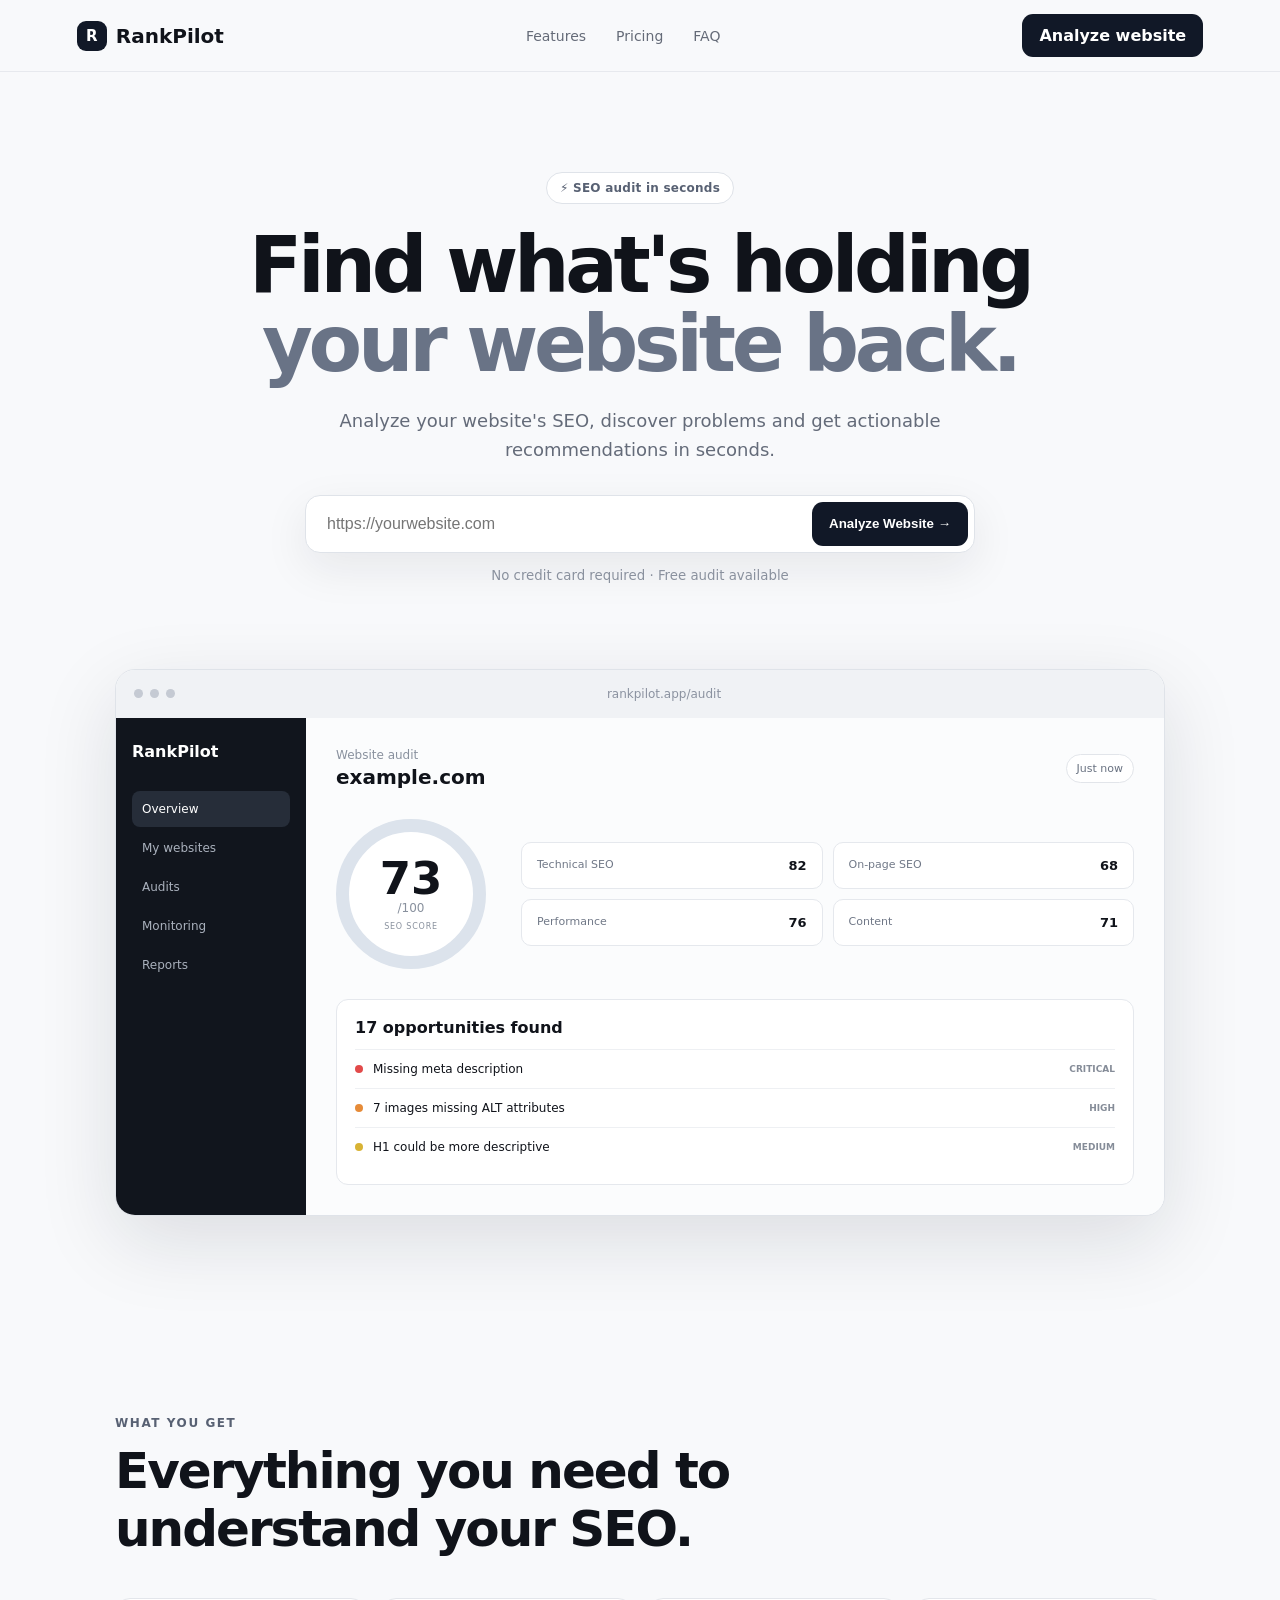
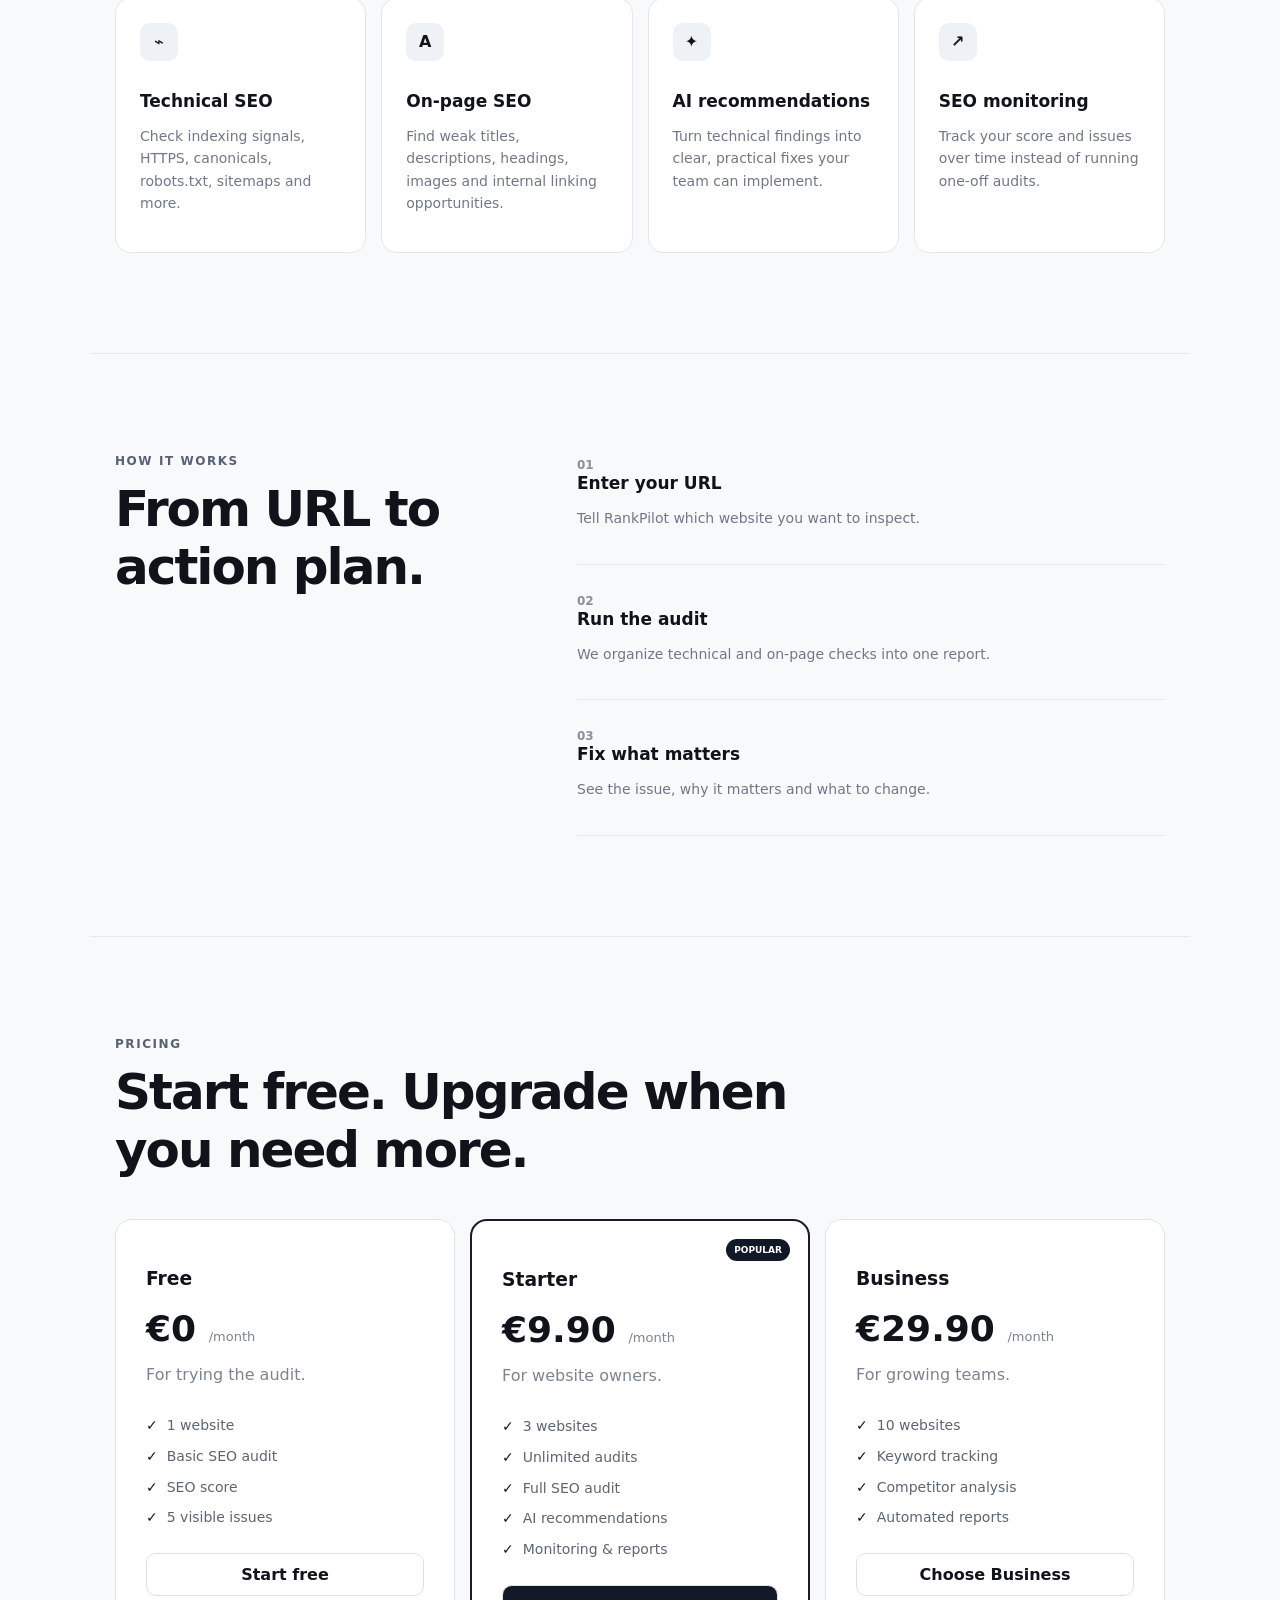
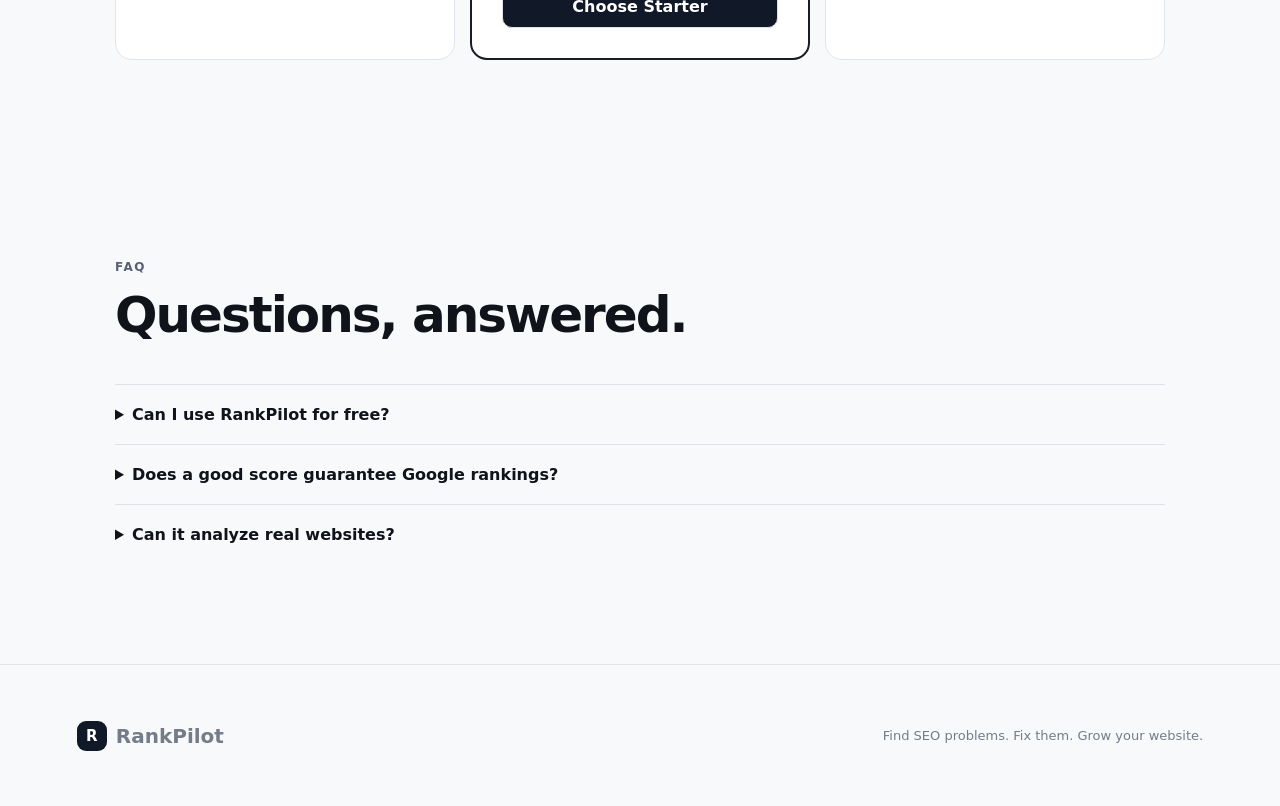
<file: index 3.html>
<!doctype html>
<html lang="en">
<head>
  <meta charset="UTF-8">
  <meta name="viewport" content="width=device-width, initial-scale=1.0">
  <meta name="description" content="RankPilot — simple AI-ready SEO auditing for websites.">
  <title>RankPilot — SEO Audit</title>
  <style>
*{box-sizing:border-box}html{scroll-behavior:smooth}body{margin:0;font-family:Inter,ui-sans-serif,system-ui,-apple-system,BlinkMacSystemFont,"Segoe UI",sans-serif;color:#10131a;background:#f8f9fb}a{text-decoration:none;color:inherit}.nav{height:72px;display:flex;align-items:center;justify-content:space-between;padding:0 6%;border-bottom:1px solid #e7e9ee;background:rgba(248,249,251,.9);position:sticky;top:0;z-index:10;backdrop-filter:blur(14px)}.brand{font-weight:800;font-size:20px;display:flex;align-items:center;gap:9px}.brand-mark{width:30px;height:30px;border-radius:9px;display:grid;place-items:center;background:#111827;color:#fff;font-size:15px}.nav nav{display:flex;gap:30px;color:#656b78;font-size:14px}.nav-btn,.url-form button{background:#111827;color:white;border:0;border-radius:11px;padding:12px 17px;font-weight:700;cursor:pointer}.hero{text-align:center;max-width:900px;margin:0 auto;padding:100px 20px 75px}.badge,.eyebrow{font-size:12px;font-weight:800;letter-spacing:.13em;color:#586173}.badge{display:inline-block;border:1px solid #dfe3e9;background:#fff;border-radius:999px;padding:8px 13px;letter-spacing:.02em;text-transform:none}.hero h1{font-size:clamp(46px,7vw,78px);line-height:1.01;letter-spacing:-.055em;margin:22px 0}.hero h1 span{color:#697386}.hero p{max-width:650px;margin:0 auto 30px;color:#646b79;font-size:18px;line-height:1.65}.url-form{display:flex;max-width:670px;margin:0 auto 12px;padding:6px;background:#fff;border:1px solid #dfe3e9;border-radius:15px;box-shadow:0 15px 45px rgba(20,25,35,.08)}.url-form input{min-width:0;flex:1;border:0;outline:0;padding:13px 15px;font-size:16px}.hero small{color:#8a919e}.preview-wrap{padding:10px 6% 100px}.browser{max-width:1050px;margin:auto;border:1px solid #dfe3e9;border-radius:20px;background:#fff;box-shadow:0 25px 80px rgba(15,23,42,.12);overflow:hidden}.browser-top{height:48px;background:#f0f2f5;display:flex;align-items:center;gap:7px;padding:0 18px;color:#8b92a0;font-size:12px}.browser-top span{width:9px;height:9px;background:#c5cad3;border-radius:50%}.browser-top b{margin:auto;font-weight:500}.dashboard-preview{display:flex;min-height:430px}.dashboard-preview aside{width:190px;background:#11151d;color:#aab1bd;padding:24px 16px}.dashboard-preview aside strong{color:#fff;display:block;margin-bottom:30px}.side{padding:11px 10px;border-radius:8px;font-size:12px;margin:3px 0}.side.active{background:#262d39;color:#fff}.dash{flex:1;padding:30px;background:#fbfcfd}.dash-head{display:flex;justify-content:space-between;align-items:center}.dash-head p{font-size:12px;color:#89919e;margin:0 0 3px}.dash-head h3{margin:0;font-size:20px}.pill{font-size:11px;border:1px solid #e2e5ea;padding:7px 10px;border-radius:99px;color:#687180;background:#fff}.score-row{display:flex;gap:35px;align-items:center;margin:30px 0}.score{width:150px;height:150px;border-radius:50%;border:13px solid #dce3ec;display:flex;align-items:center;justify-content:center;flex-direction:column;background:#fff}.score strong{font-size:45px;line-height:1}.score span{font-size:12px;color:#89919e}.score small{font-size:8px;letter-spacing:.1em;margin-top:7px;color:#89919e}.mini-grid{display:grid;grid-template-columns:1fr 1fr;gap:10px;flex:1}.mini-grid div{background:#fff;border:1px solid #e5e8ed;padding:15px;border-radius:10px;display:flex;justify-content:space-between}.mini-grid span{font-size:11px;color:#707887}.mini-grid b{font-size:13px}.issues{background:#fff;border:1px solid #e5e8ed;border-radius:12px;padding:18px}.issues h4{margin:0 0 12px}.issue{display:flex;align-items:center;gap:10px;border-top:1px solid #eef0f3;padding:12px 0;font-size:12px}.issue i{width:8px;height:8px;border-radius:50%}.red{background:#e24a4a}.orange{background:#e68b38}.yellow{background:#d8b334}.issue b{margin-left:auto;font-size:9px;color:#858c98}.section{max-width:1100px;margin:auto;padding:100px 25px}.section h2{font-size:clamp(34px,5vw,50px);letter-spacing:-.04em;margin:12px 0 40px;max-width:700px}.cards{display:grid;grid-template-columns:repeat(4,1fr);gap:15px}.cards article{background:#fff;border:1px solid #e3e6eb;border-radius:15px;padding:24px;min-height:220px}.icon{width:38px;height:38px;display:grid;place-items:center;border-radius:10px;background:#eef1f5;font-weight:800;margin-bottom:30px}.cards h3,.steps h3{margin:0 0 10px;font-size:17px}.cards p,.steps p{color:#707887;line-height:1.6;font-size:14px}.how{display:grid;grid-template-columns:1fr 1.5fr;gap:70px;border-top:1px solid #e5e8ed;border-bottom:1px solid #e5e8ed}.steps{display:grid;gap:25px}.steps div{border-bottom:1px solid #e6e8ed;padding-bottom:20px}.steps b{color:#8a919d;font-size:12px}.price-grid{display:grid;grid-template-columns:repeat(3,1fr);gap:15px}.price{position:relative;background:#fff;border:1px solid #e0e4ea;border-radius:17px;padding:30px}.price.featured{border:2px solid #171c25}.popular{position:absolute;right:18px;top:18px;font-size:9px;font-weight:800;background:#111827;color:#fff;border-radius:99px;padding:6px 8px}.amount{font-size:36px;font-weight:800;margin:18px 0 8px}.amount span{font-size:13px;color:#7c8491;font-weight:500}.price p{color:#7c8491}.price ul{list-style:none;padding:10px 0 20px;margin:0;line-height:2.2;color:#5d6572;font-size:14px}.price li:before{content:"✓";margin-right:9px;color:#111827;font-weight:800}.price a{display:block;text-align:center;border:1px solid #dce1e7;padding:11px;border-radius:10px;font-weight:700}.featured a{background:#111827;color:#fff}.faq details{border-top:1px solid #dfe3e9;padding:20px 0}.faq summary{font-weight:700;cursor:pointer}.faq details p{color:#6f7785;max-width:700px;line-height:1.6}footer{padding:50px 6%;border-top:1px solid #e2e5ea;display:flex;justify-content:space-between;color:#747c89;font-size:13px}.modal{position:fixed;inset:0;background:rgba(12,16,23,.55);display:grid;place-items:center;padding:20px;z-index:30}.hidden{display:none}.modal-card{background:#fff;border-radius:18px;padding:32px;max-width:520px;width:100%;position:relative;box-shadow:0 25px 90px rgba(0,0,0,.25)}.close{position:absolute;right:16px;top:12px;border:0;background:none;font-size:28px;cursor:pointer;color:#6c7380}.analysis{text-align:center;padding:20px}.loader{width:48px;height:48px;border:4px solid #e2e6eb;border-top-color:#111827;border-radius:50%;animation:spin .8s linear infinite;margin:10px auto 25px}@keyframes spin{to{transform:rotate(360deg)}}.result-score{font-size:64px;font-weight:900;letter-spacing:-.05em}.result-score span{font-size:14px;color:#7d8592}.result-list{text-align:left;margin-top:25px}.result-item{display:flex;gap:10px;padding:12px 0;border-bottom:1px solid #edf0f3;font-size:14px}.locked{background:#f1f3f6;border-radius:10px;padding:15px;margin-top:15px}.locked b{display:block;margin-bottom:5px}@media(max-width:800px){.nav nav{display:none}.nav{padding:0 20px}.nav-btn{padding:9px 11px;font-size:12px}.hero{padding-top:65px}.url-form{flex-direction:column;background:transparent;border:0;box-shadow:none;gap:8px}.url-form input,.url-form button{width:100%;border:1px solid #dfe3e9;border-radius:11px;padding:15px}.dashboard-preview aside{display:none}.dash{padding:20px}.score-row{flex-direction:column;align-items:flex-start}.mini-grid{width:100%}.cards,.price-grid{grid-template-columns:1fr 1fr}.how{grid-template-columns:1fr;gap:30px}footer{flex-direction:column;gap:15px}}@media(max-width:520px){.cards,.price-grid{grid-template-columns:1fr}.hero h1{font-size:48px}.mini-grid{grid-template-columns:1fr}.browser{border-radius:14px}.preview-wrap{padding-left:12px;padding-right:12px}.section{padding-top:70px;padding-bottom:70px}}

</style>
</head>
<body>
<header class="nav">
  <a class="brand" href="#"><span class="brand-mark">R</span> RankPilot</a>
  <nav>
    <a href="#features">Features</a>
    <a href="#pricing">Pricing</a>
    <a href="#faq">FAQ</a>
  </nav>
  <a class="nav-btn" href="#analyzer">Analyze website</a>
</header>

<main>
<section class="hero">
  <div class="badge">⚡ SEO audit in seconds</div>
  <h1>Find what's holding<br><span>your website back.</span></h1>
  <p>Analyze your website's SEO, discover problems and get actionable recommendations in seconds.</p>
  <form id="auditForm" class="url-form">
    <input id="urlInput" type="text" placeholder="https://yourwebsite.com" autocomplete="url">
    <button type="submit">Analyze Website →</button>
  </form>
  <small>No credit card required · Free audit available</small>
</section>

<section id="analyzer" class="preview-wrap">
  <div class="browser">
    <div class="browser-top"><span></span><span></span><span></span><b>rankpilot.app/audit</b></div>
    <div class="dashboard-preview">
      <aside>
        <strong>RankPilot</strong>
        <div class="side active">Overview</div><div class="side">My websites</div><div class="side">Audits</div><div class="side">Monitoring</div><div class="side">Reports</div>
      </aside>
      <div class="dash">
        <div class="dash-head"><div><p>Website audit</p><h3>example.com</h3></div><span class="pill">Just now</span></div>
        <div class="score-row">
          <div class="score"><strong>73</strong><span>/100</span><small>SEO SCORE</small></div>
          <div class="mini-grid">
            <div><span>Technical SEO</span><b>82</b></div><div><span>On-page SEO</span><b>68</b></div>
            <div><span>Performance</span><b>76</b></div><div><span>Content</span><b>71</b></div>
          </div>
        </div>
        <div class="issues"><h4>17 opportunities found</h4><div class="issue"><i class="red"></i><span>Missing meta description</span><b>CRITICAL</b></div><div class="issue"><i class="orange"></i><span>7 images missing ALT attributes</span><b>HIGH</b></div><div class="issue"><i class="yellow"></i><span>H1 could be more descriptive</span><b>MEDIUM</b></div></div>
      </div>
    </div>
  </div>
</section>

<section id="features" class="section">
  <div class="eyebrow">WHAT YOU GET</div>
  <h2>Everything you need to understand your SEO.</h2>
  <div class="cards">
    <article><div class="icon">⌁</div><h3>Technical SEO</h3><p>Check indexing signals, HTTPS, canonicals, robots.txt, sitemaps and more.</p></article>
    <article><div class="icon">A</div><h3>On-page SEO</h3><p>Find weak titles, descriptions, headings, images and internal linking opportunities.</p></article>
    <article><div class="icon">✦</div><h3>AI recommendations</h3><p>Turn technical findings into clear, practical fixes your team can implement.</p></article>
    <article><div class="icon">↗</div><h3>SEO monitoring</h3><p>Track your score and issues over time instead of running one-off audits.</p></article>
  </div>
</section>

<section class="how section">
  <div><div class="eyebrow">HOW IT WORKS</div><h2>From URL to action plan.</h2></div>
  <div class="steps">
    <div><b>01</b><h3>Enter your URL</h3><p>Tell RankPilot which website you want to inspect.</p></div>
    <div><b>02</b><h3>Run the audit</h3><p>We organize technical and on-page checks into one report.</p></div>
    <div><b>03</b><h3>Fix what matters</h3><p>See the issue, why it matters and what to change.</p></div>
  </div>
</section>

<section id="pricing" class="section pricing">
  <div class="eyebrow">PRICING</div><h2>Start free. Upgrade when you need more.</h2>
  <div class="price-grid">
    <article class="price"><h3>Free</h3><div class="amount">€0 <span>/month</span></div><p>For trying the audit.</p><ul><li>1 website</li><li>Basic SEO audit</li><li>SEO score</li><li>5 visible issues</li></ul><a href="#analyzer">Start free</a></article>
    <article class="price featured"><div class="popular">POPULAR</div><h3>Starter</h3><div class="amount">€9.90 <span>/month</span></div><p>For website owners.</p><ul><li>3 websites</li><li>Unlimited audits</li><li>Full SEO audit</li><li>AI recommendations</li><li>Monitoring & reports</li></ul><a href="#analyzer">Choose Starter</a></article>
    <article class="price"><h3>Business</h3><div class="amount">€29.90 <span>/month</span></div><p>For growing teams.</p><ul><li>10 websites</li><li>Keyword tracking</li><li>Competitor analysis</li><li>Automated reports</li></ul><a href="#analyzer">Choose Business</a></article>
  </div>
</section>

<section id="faq" class="section faq">
  <div class="eyebrow">FAQ</div><h2>Questions, answered.</h2>
  <details><summary>Can I use RankPilot for free?</summary><p>Yes. The prototype includes a free audit flow. Paid plans are designed for deeper audits and monitoring.</p></details>
  <details><summary>Does a good score guarantee Google rankings?</summary><p>No. SEO tools can identify technical and content opportunities, but no tool can guarantee a specific Google ranking.</p></details>
  <details><summary>Can it analyze real websites?</summary><p>This first version is a zero-cost prototype. The next phase can connect a secure crawler and services such as PageSpeed Insights and Search Console.</p></details>
</section>
</main>

<footer><div class="brand"><span class="brand-mark">R</span> RankPilot</div><p>Find SEO problems. Fix them. Grow your website.</p></footer>

<div id="modal" class="modal hidden">
  <div class="modal-card">
    <button id="closeModal" class="close">×</button>
    <div id="modalContent"></div>
  </div>
</div>
<script>
const form = document.getElementById("auditForm");
const input = document.getElementById("urlInput");
const modal = document.getElementById("modal");
const content = document.getElementById("modalContent");
const close = document.getElementById("closeModal");

function normalizeUrl(value){
  let url = value.trim();
  if(!url) return null;
  if(!/^https?:\/\//i.test(url)) url = "https://" + url;
  try { return new URL(url); } catch { return null; }
}

form.addEventListener("submit", (e)=>{
  e.preventDefault();
  const url = normalizeUrl(input.value);
  if(!url){
    input.focus();
    input.style.outline = "2px solid #e24a4a";
    setTimeout(()=>input.style.outline="",1200);
    return;
  }
  modal.classList.remove("hidden");
  content.innerHTML = `<div class="analysis">
    <div class="loader"></div>
    <h2>Analyzing ${url.hostname}</h2>
    <p id="step">Crawling website...</p>
  </div>`;
  const steps = ["Crawling website...","Checking technical SEO...","Analyzing metadata...","Checking headings...","Analyzing images...","Checking internal links..."];
  let i=0;
  const timer=setInterval(()=>{
    i++;
    if(i<steps.length) document.getElementById("step").textContent=steps[i];
    else {
      clearInterval(timer);
      showResults(url.hostname);
    }
  },650);
});

function showResults(host){
  content.innerHTML = `<div class="analysis">
    <div class="eyebrow">AUDIT COMPLETE</div>
    <h2>${host}</h2>
    <div class="result-score">73 <span>/ 100</span></div>
    <p>We found <b>17 SEO opportunities</b>.</p>
    <div class="result-list">
      <div class="result-item">🔴 <span><b>Missing meta description</b><br>High-impact technical/on-page issue.</span></div>
      <div class="result-item">🟠 <span><b>7 images missing ALT attributes</b><br>Add descriptive alternative text.</span></div>
      <div class="result-item">🟠 <span><b>Duplicate title tags detected</b><br>Make important pages unique.</span></div>
      <div class="result-item">🟡 <span><b>H1 could be more descriptive</b><br>Clarify the primary topic.</span></div>
      <div class="result-item">🟡 <span><b>Internal linking could be improved</b><br>Create stronger contextual connections.</span></div>
    </div>
    <div class="locked"><b>🔒 12 more opportunities are locked</b><span>Upgrade to unlock the full audit and AI-powered fixes.</span></div>
    <br><a class="nav-btn" href="#pricing" onclick="closeModalNow()">View plans</a>
  </div>`;
}
function closeModalNow(){ modal.classList.add("hidden"); }
close.addEventListener("click", closeModalNow);
modal.addEventListener("click",(e)=>{if(e.target===modal) closeModalNow();});

</script>
</body>
</html>
</file>
